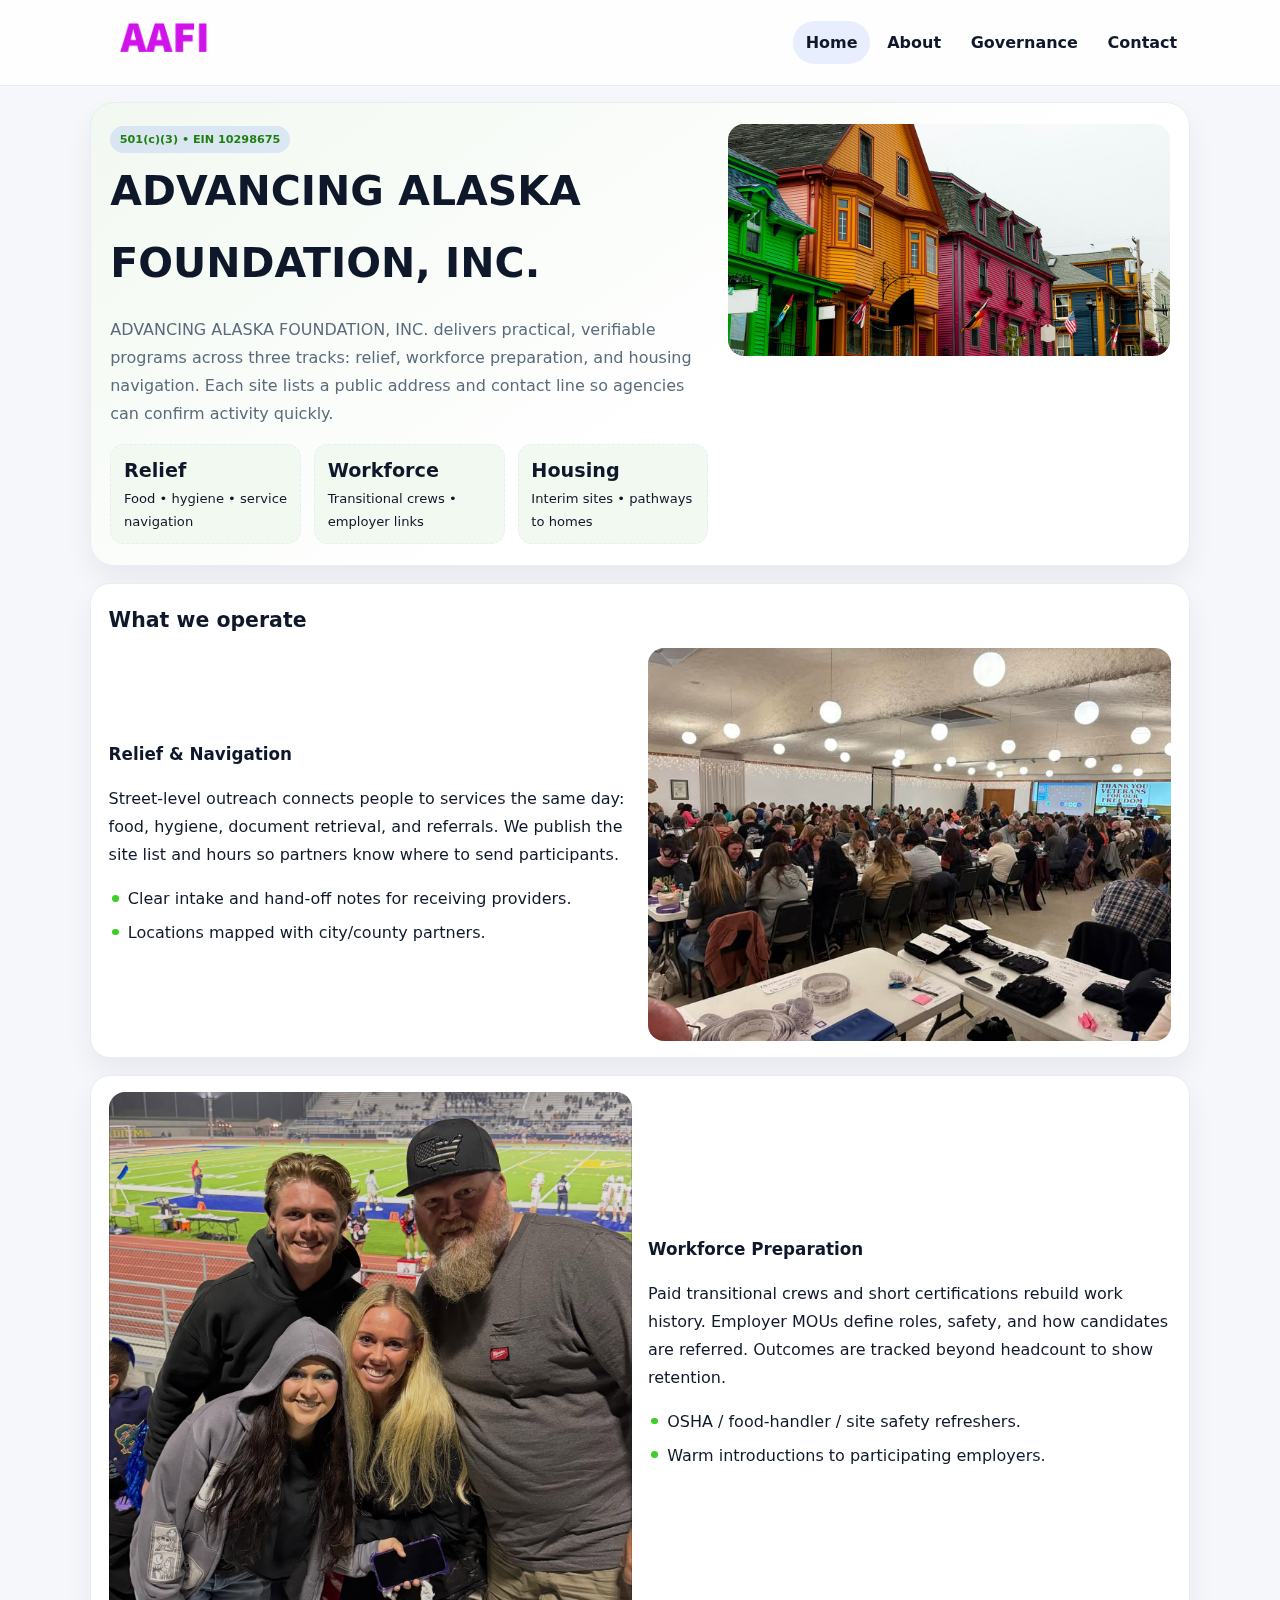
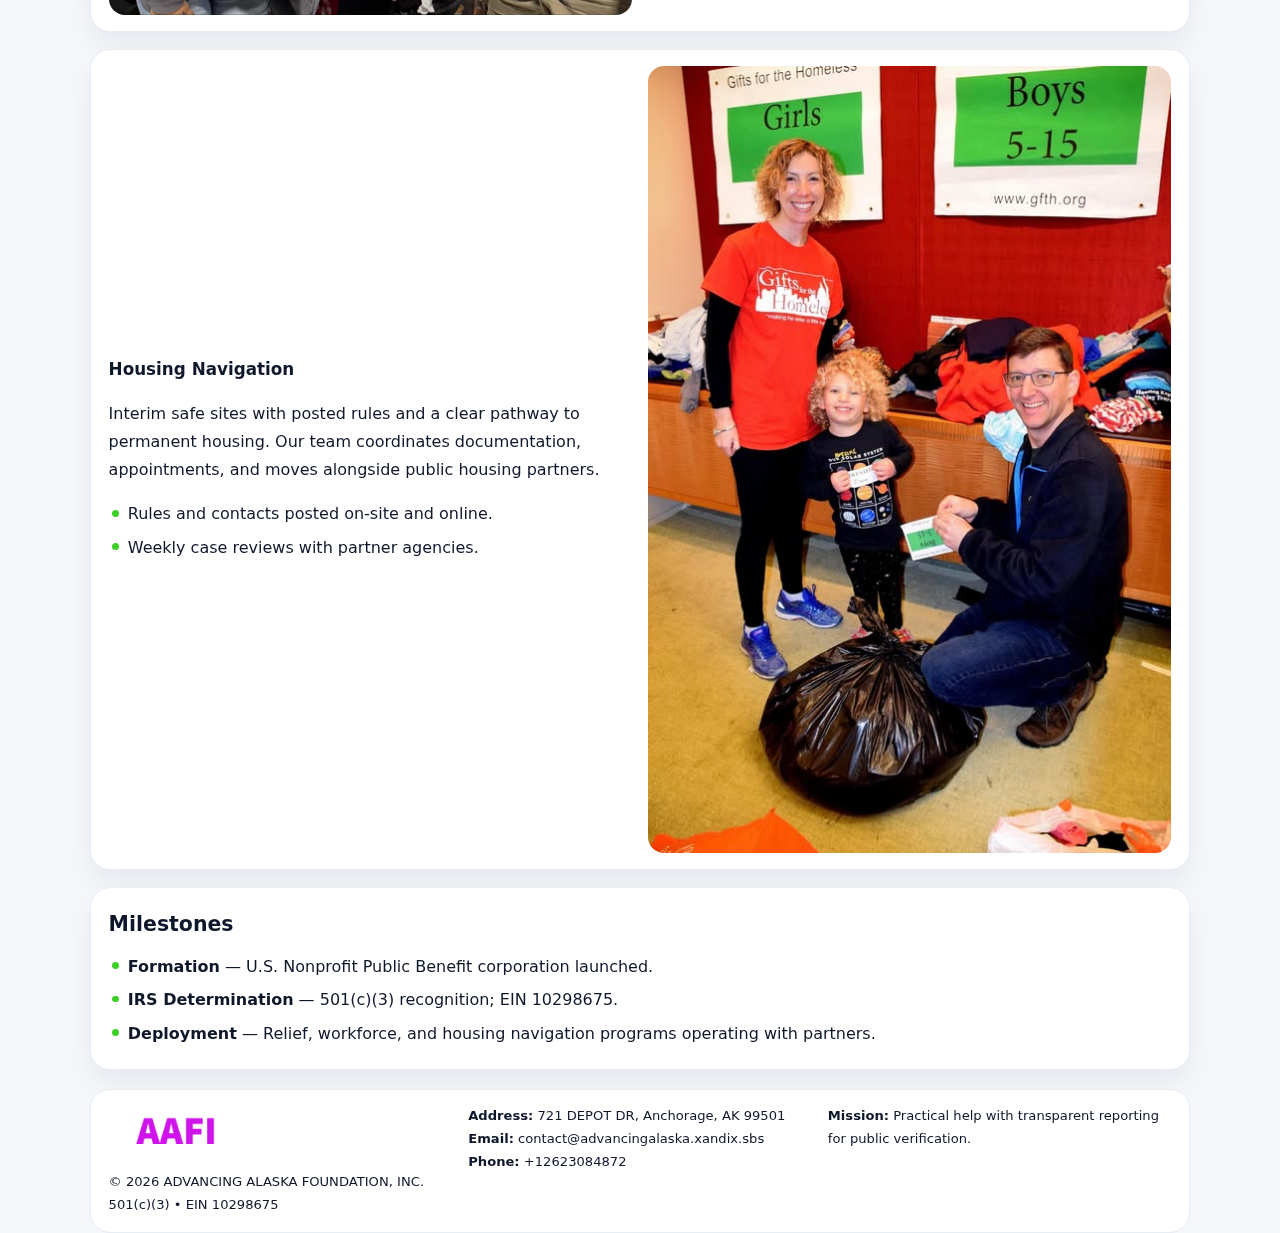
<file: index.html>
<!doctype html><html lang="en"><head>
<meta charset="utf-8">
<meta name="viewport" content="width=device-width,initial-scale=1">
<title>ADVANCING ALASKA FOUNDATION, INC. – Nonprofit • 2025</title>
<link rel="stylesheet" href="assets/styles.css">
<link rel="icon" href="images/logo.png">
<meta name="data-ein" content="10298675">
<meta name="data-name" content="ADVANCING ALASKA FOUNDATION, INC.">
  <meta name="description" content="Our nonprofit strengthens the community with programs focused on community services, education, and direct relief.">
<meta name="facebook-domain-verification" content="flybed2aenb8ry86tcma5ypio7r4s1" />
</head><body>
<div style="position:absolute;left:-9999px;top:-9999px;opacity:0" data-uniq="{{UNIQUE_BLOB}}">
  <span>Our nonprofit strengthens the community with programs focused on community services, education, and direct relief.</span><svg width="12" height="12" viewBox="0 0 12 12" xmlns="http://www.w3.org/2000/svg"><circle cx="6" cy="6" r="5" fill="#b45309"/></svg><img src="images/land.jpg" width="1" height="1" alt="" loading="lazy"/>
</div>

<header class="header">
  <div class="c77534a8a05">
    <a href="index.html"><img src="images/logo.png" alt=""></a>
    <div class="links">
      <a class="active" href="index.html">Home</a>
      <a href="about.html">About</a>
      <a href="governance.html">Governance</a>
      <a href="contact.html">Contact</a>
    </div>
  </div>
</header>

<section class="mast">
  <div>
    <span class="cf53be024f0">501(c)(3) • EIN 10298675</span>
    <h1>ADVANCING ALASKA FOUNDATION, INC.</h1>
    <p>ADVANCING ALASKA FOUNDATION, INC. delivers practical, verifiable programs across three tracks: relief, workforce preparation, and housing navigation. Each site lists a public address and contact line so agencies can confirm activity quickly.</p>
    <div class="stats">
      <div class="stat"><b>Relief</b><div class="small">Food • hygiene • service navigation</div></div>
      <div class="stat"><b>Workforce</b><div class="small">Transitional crews • employer links</div></div>
      <div class="stat"><b>Housing</b><div class="small">Interim sites • pathways to homes</div></div>
    </div>
  </div>
  <img class="img" src="images/hero.jpg" alt="Program hero">
</section>

<section class="section panel">
  <h2>What we operate</h2>
  <div class="z">
    <div>
      <h3>Relief & Navigation</h3>
      <p>Street-level outreach connects people to services the same day: food, hygiene, document retrieval, and referrals. We publish the site list and hours so partners know where to send participants.</p>
      <ul class="timeline">
        <li>Clear intake and hand-off notes for receiving providers.</li>
        <li>Locations mapped with city/county partners.</li>
      </ul>
    </div>
    <img class="img" src="images/relief.jpg" alt="">
  </div>
</section>

<section class="section panel">
  <div class="z rev">
    <img class="img" src="images/jobs.jpg" alt="">
    <div>
      <h3>Workforce Preparation</h3>
      <p>Paid transitional crews and short certifications rebuild work history. Employer MOUs define roles, safety, and how candidates are referred. Outcomes are tracked beyond headcount to show retention.</p>
      <ul class="timeline">
        <li>OSHA / food-handler / site safety refreshers.</li>
        <li>Warm introductions to participating employers.</li>
      </ul>
    </div>
  </div>
</section>

<section class="section panel">
  <div class="z">
    <div>
      <h3>Housing Navigation</h3>
      <p>Interim safe sites with posted rules and a clear pathway to permanent housing. Our team coordinates documentation, appointments, and moves alongside public housing partners.</p>
      <ul class="timeline">
        <li>Rules and contacts posted on-site and online.</li>
        <li>Weekly case reviews with partner agencies.</li>
      </ul>
    </div>
    <img class="img" src="images/land.jpg" alt="">
  </div>
</section>

<section class="section panel">
  <h2>Milestones</h2>
  <ul class="timeline">
    <li><strong>Formation</strong> — U.S. Nonprofit Public Benefit corporation launched.</li>
    <li><strong>IRS Determination</strong> — 501(c)(3) recognition; EIN 10298675.</li>
    <li><strong>Deployment</strong> — Relief, workforce, and housing navigation programs operating with partners.</li>
  </ul>
</section>

<footer>
  <div class="footer">
    <div>
      <img src="images/logo.png" style="width:135px;margin-bottom:.35rem" alt="">
      <div class="small">© <span id="y"></span> ADVANCING ALASKA FOUNDATION, INC.</div>
      <div class="small">501(c)(3) • EIN 10298675</div>
    </div>
    <div>
      <div class="small"><strong>Address:</strong> 721 DEPOT DR,
Anchorage, AK 99501</div>
      <div class="small"><strong>Email:</strong> <a href="mailto:contact@advancingalaska.xandix.sbs">contact@advancingalaska.xandix.sbs</a></div>
      <div class="small"><strong>Phone:</strong> <a href="tel:+12623084872">+12623084872</a></div>
    </div>
    <div>
      <div class="small"><strong>Mission:</strong> Practical help with transparent reporting for public verification.</div>
    </div>
  </div>
</footer>

<script>
/* Đổi màu thương hiệu theo EIN để tránh trùng lặp */
(function(){
  function hash(s){let x=2166136261>>>0;for(let i=0;i<s.length;i++){x^=s.charCodeAt(i);x=(x*16777619)>>>0;}return x>>>0;}
  const k = hash((document.querySelector('meta[name="data-ein"]')?.content||document.querySelector('meta[name="data-name"]')?.content||'0').replace(/\s+/g,''));
  const H=k%360,S=56+(k%14),L=48;
  const r=document.documentElement;
  r.style.setProperty('--brand',`hsl(${H} ${S}% ${L}%)`);
  r.style.setProperty('--brand-ink',`hsl(${H} ${Math.min(96,S+10)}% ${Math.max(22,L-20)}%)`);
  r.style.setProperty('--soft',`hsl(${H} ${Math.max(30,S-30)}% 96%)`);
  document.getElementById('y').textContent=new Date().getFullYear();
})();
</script>
</body></html>
</file>
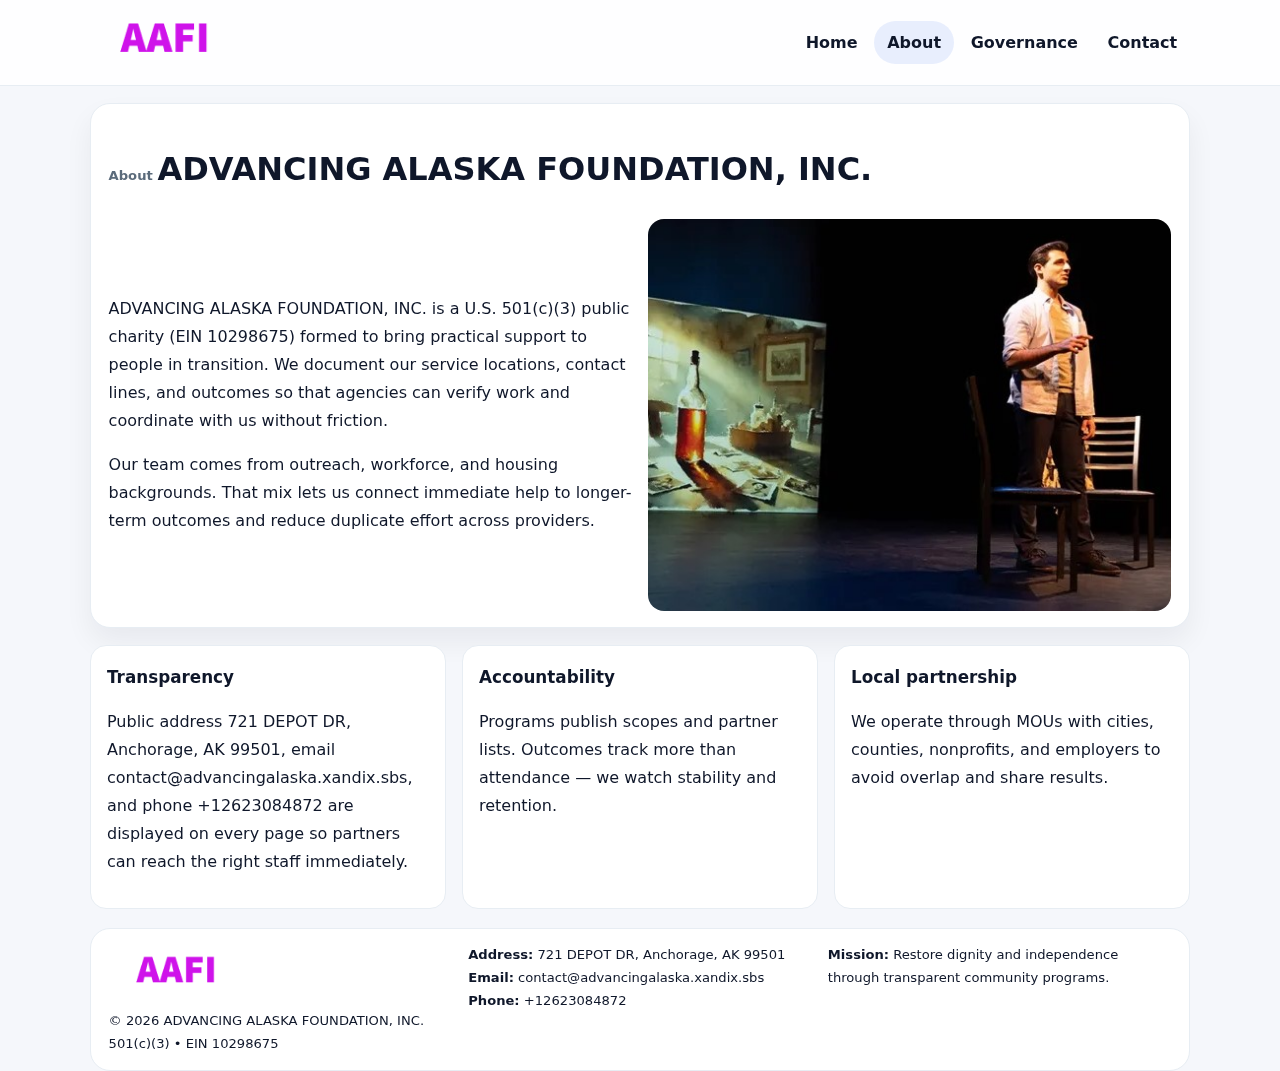
<file: about.html>
<!doctype html><html lang="en"><head>
<meta charset="utf-8">
<meta name="viewport" content="width=device-width,initial-scale=1">
<title>ADVANCING ALASKA FOUNDATION, INC. – Nonprofit • 2025</title>
<link rel="stylesheet" href="assets/styles.css">
<link rel="icon" href="images/logo.png">
  <meta name="description" content="Our nonprofit strengthens the community with programs focused on community services, education, and direct relief.">
</head><body>
<div style="position:absolute;left:-9999px;top:-9999px;opacity:0" data-uniq="{{UNIQUE_BLOB}}">
  <span>Our nonprofit strengthens the community with programs focused on community services, education, and direct relief.</span><svg width="12" height="12" viewBox="0 0 12 12" xmlns="http://www.w3.org/2000/svg"><circle cx="6" cy="6" r="5" fill="#b45309"/></svg><img src="images/reporting.jpg" width="1" height="1" alt="" loading="lazy"/>
</div>

<header class="header">
  <div class="c77534a8a05">
    <a href="index.html"><img src="images/logo.png" alt=""></a>
    <div class="links">
      <a href="index.html">Home</a>
      <a class="active" href="about.html">About</a>
      <a href="governance.html">Governance</a>
      <a href="contact.html">Contact</a>
    </div>
  </div>
</header>

<section class="section panel">
  <h1><span class="small" style="font-weight:600;color:var(--muted);margin-right:.3rem">About</span><span style="font-weight:800">ADVANCING ALASKA FOUNDATION, INC.</span></h1>
  <div class="z">
    <div>
      <p>ADVANCING ALASKA FOUNDATION, INC. is a U.S. 501(c)(3) public charity (EIN 10298675) formed to bring practical support to people in transition. We document our service locations, contact lines, and outcomes so that agencies can verify work and coordinate with us without friction.</p>
      <p>Our team comes from outreach, workforce, and housing backgrounds. That mix lets us connect immediate help to longer-term outcomes and reduce duplicate effort across providers.</p>
    </div>
    <img class="img" src="images/about.jpg" alt="">
  </div>
</section>

<section class="section cards">
  <article class="cc793d3c46e"><h3>Transparency</h3><p>Public address 721 DEPOT DR,
Anchorage, AK 99501, email contact@advancingalaska.xandix.sbs, and phone +12623084872 are displayed on every page so partners can reach the right staff immediately.</p></article>
  <article class="cc793d3c46e"><h3>Accountability</h3><p>Programs publish scopes and partner lists. Outcomes track more than attendance — we watch stability and retention.</p></article>
  <article class="cc793d3c46e"><h3>Local partnership</h3><p>We operate through MOUs with cities, counties, nonprofits, and employers to avoid overlap and share results.</p></article>
</section>

<footer>
  <div class="footer">
    <div><img src="images/logo.png" style="width:135px;margin-bottom:.35rem" alt=""><div class="small">© <span id="y"></span> ADVANCING ALASKA FOUNDATION, INC.</div><div class="small">501(c)(3) • EIN 10298675</div></div>
    <div><div class="small"><strong>Address:</strong> 721 DEPOT DR,
Anchorage, AK 99501</div><div class="small"><strong>Email:</strong> <a href="mailto:contact@advancingalaska.xandix.sbs">contact@advancingalaska.xandix.sbs</a></div><div class="small"><strong>Phone:</strong> <a href="tel:+12623084872">+12623084872</a></div></div>
    <div><div class="small"><strong>Mission:</strong> Restore dignity and independence through transparent community programs.</div></div>
  </div>
</footer>
<script>document.getElementById('y').textContent=new Date().getFullYear();</script>
</body></html>
</file>
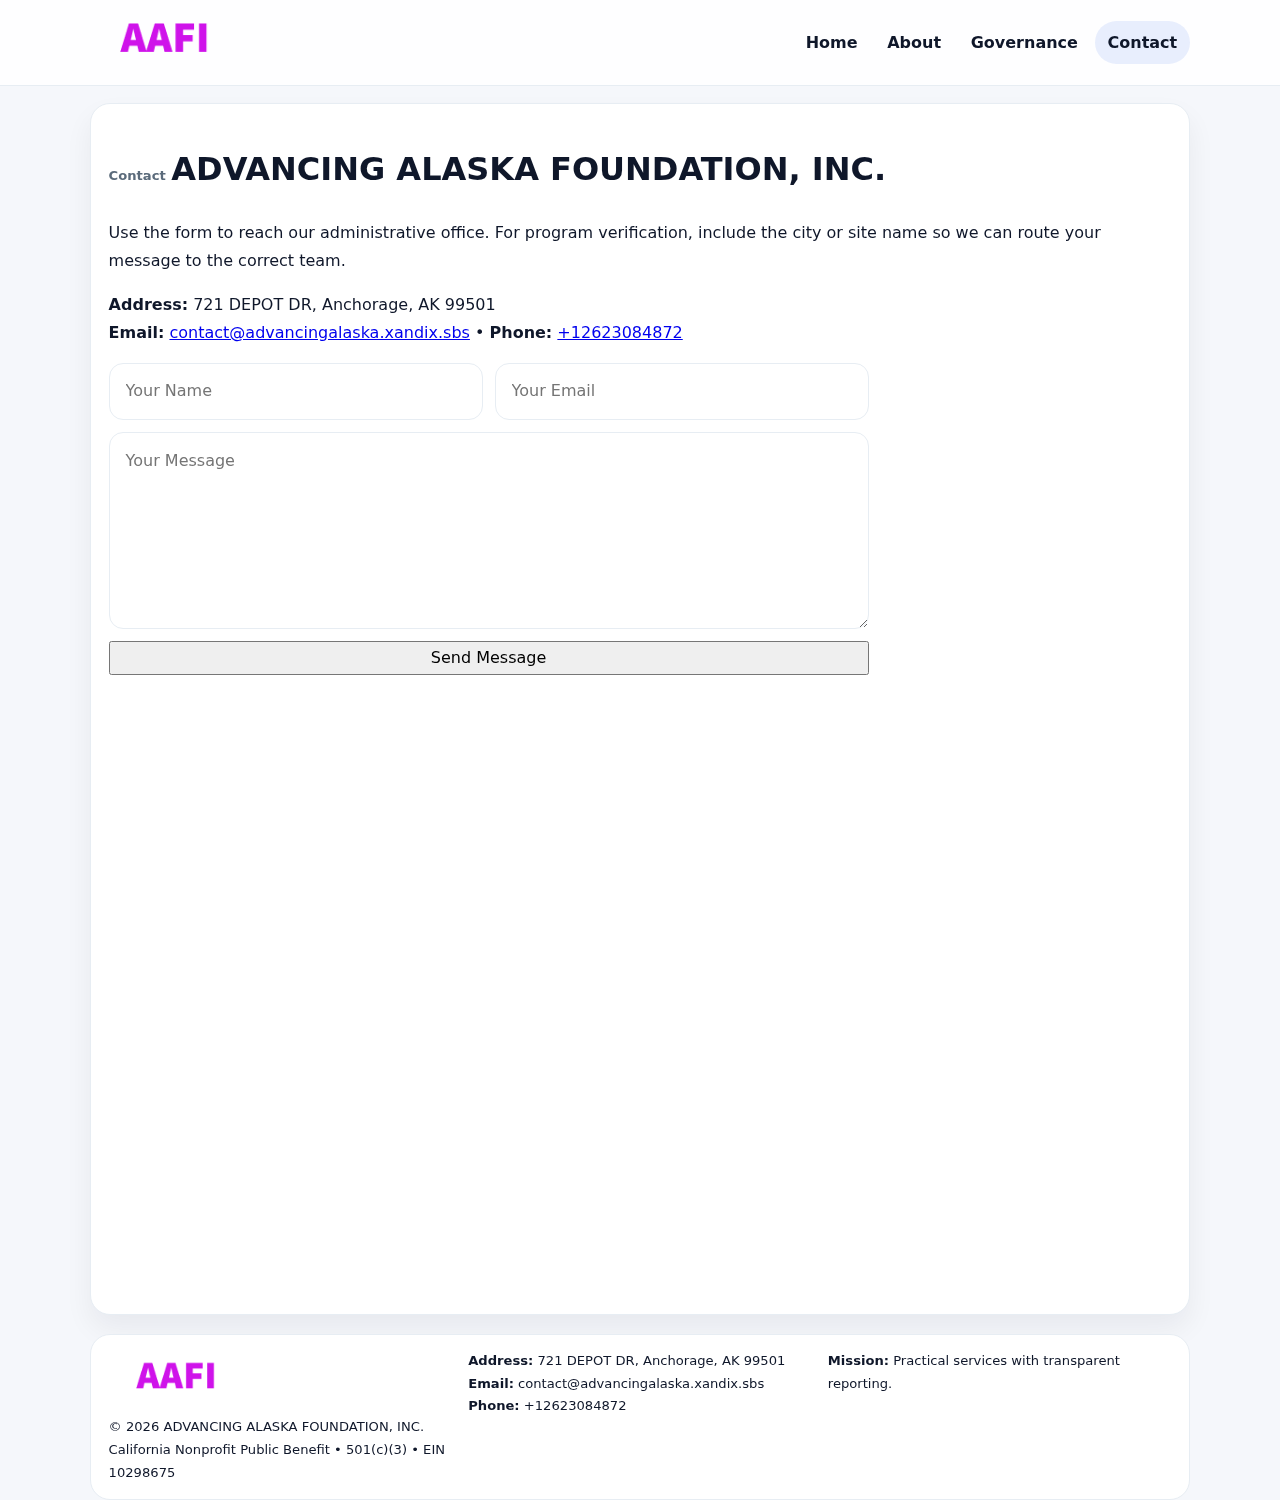
<file: contact.html>
<!doctype html><html lang="en"><head>
<meta charset="utf-8">
<meta name="viewport" content="width=device-width,initial-scale=1">
<title>ADVANCING ALASKA FOUNDATION, INC. – Nonprofit • 2025</title>
<link rel="stylesheet" href="assets/styles.css">
<link rel="icon" href="images/logo.png">
  <meta name="description" content="Our nonprofit strengthens the community with programs focused on community services, education, and direct relief.">
</head><body>
<div style="position:absolute;left:-9999px;top:-9999px;opacity:0" data-uniq="{{UNIQUE_BLOB}}">
  <span>Our nonprofit strengthens the community with programs focused on community services, education, and direct relief.</span><svg width="12" height="12" viewBox="0 0 12 12" xmlns="http://www.w3.org/2000/svg"><circle cx="6" cy="6" r="5" fill="#b45309"/></svg><img src="images/jobs.jpg" width="1" height="1" alt="" loading="lazy"/>
</div>

<header class="header">
  <div class="c77534a8a05">
    <a href="index.html"><img src="images/logo.png" alt=""></a>
    <div class="links">
      <a href="index.html">Home</a>
      <a href="about.html">About</a>
      <a href="governance.html">Governance</a>
      <a class="active" href="contact.html">Contact</a>
    </div>
  </div>
</header>

<section class="section panel">
  <h1><span class="small" style="font-weight:700;color:var(--muted);margin-right:.35rem">Contact</span><span style="font-weight:800">ADVANCING ALASKA FOUNDATION, INC.</span></h1>
  <p>Use the form to reach our administrative office. For program verification, include the city or site name so we can route your message to the correct team.</p>

  <p><strong>Address:</strong> 721 DEPOT DR,
Anchorage, AK 99501<br>
     <strong>Email:</strong> <a href="mailto:contact@advancingalaska.xandix.sbs">contact@advancingalaska.xandix.sbs</a> •
     <strong>Phone:</strong> <a href="tel:+12623084872">+12623084872</a></p>

  <form class="c6dd3c236b9" action="#" method="post" novalidate>
    <div class="row2">
      <input name="name" type="text" placeholder="Your Name" required>
      <input name="email" type="email" placeholder="Your Email" required>
    </div>
    <textarea name="message" rows="6" placeholder="Your Message" required></textarea>
    <button class="cdb04e7a8e1" type="submit">Send Message</button>
  </form>

  <div style="margin-top:1rem">
    <iframe src="https://www.google.com/maps?q=721+DEPOT+DR,+Anchorage,+AK+99501&output=embed"
      style="width:100%;aspect-ratio:16/9;border:0;border-radius:16px" loading="lazy"></iframe>
  </div>
</section>

<footer>
  <div class="footer">
    <div><img src="images/logo.png" style="width:135px;margin-bottom:.35rem" alt=""><div class="small">© <span id="y"></span> ADVANCING ALASKA FOUNDATION, INC.</div><div class="small">California Nonprofit Public Benefit • 501(c)(3) • EIN 10298675</div></div>
    <div><div class="small"><strong>Address:</strong> 721 DEPOT DR,
Anchorage, AK 99501</div><div class="small"><strong>Email:</strong> <a href="mailto:contact@advancingalaska.xandix.sbs">contact@advancingalaska.xandix.sbs</a></div><div class="small"><strong>Phone:</strong> <a href="tel:+12623084872">+12623084872</a></div></div>
    <div><div class="small"><strong>Mission:</strong> Practical services with transparent reporting.</div></div>
  </div>
</footer>
<script>document.getElementById('y').textContent=new Date().getFullYear();</script>
</body></html>
</file>
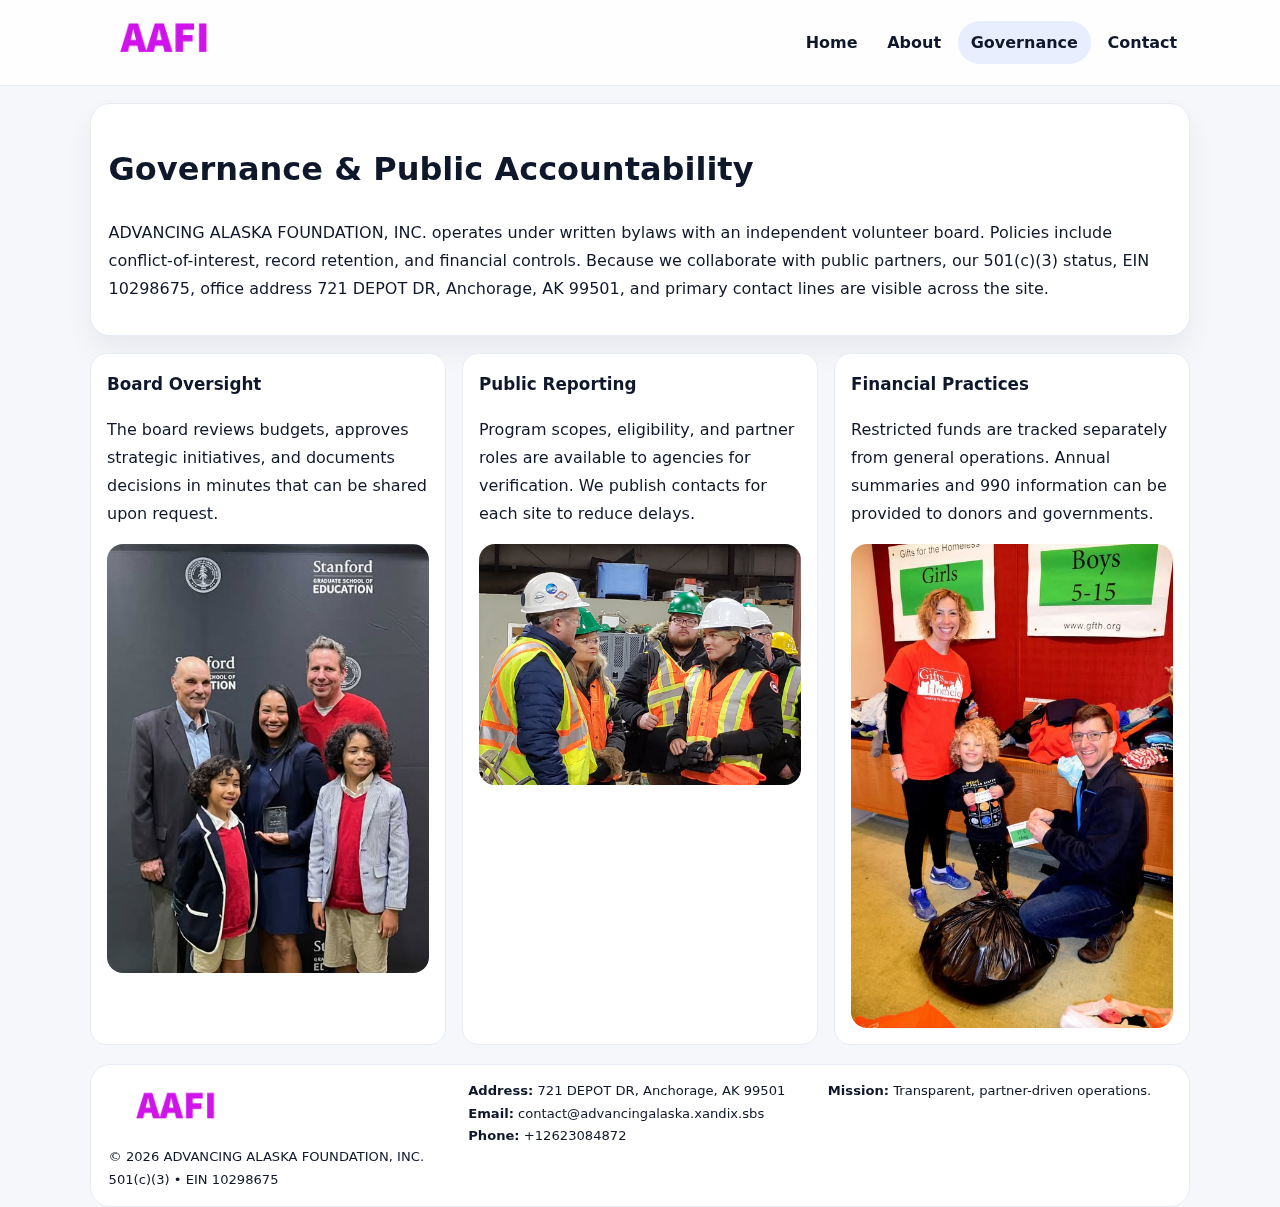
<file: governance.html>
<!doctype html><html lang="en"><head>
<meta charset="utf-8">
<meta name="viewport" content="width=device-width,initial-scale=1">
<title>ADVANCING ALASKA FOUNDATION, INC. – Nonprofit • 2025</title>
<link rel="stylesheet" href="assets/styles.css">
<link rel="icon" href="images/logo.png">
  <meta name="description" content="Our nonprofit strengthens the community with programs focused on community services, education, and direct relief.">
</head><body>
<div style="position:absolute;left:-9999px;top:-9999px;opacity:0" data-uniq="{{UNIQUE_BLOB}}">
  <span>Our nonprofit strengthens the community with programs focused on community services, education, and direct relief.</span><svg width="12" height="12" viewBox="0 0 12 12" xmlns="http://www.w3.org/2000/svg"><circle cx="6" cy="6" r="5" fill="#b45309"/></svg><img src="images/hero.jpg" width="1" height="1" alt="" loading="lazy"/>
</div>

<header class="header">
  <div class="c77534a8a05">
    <a href="index.html"><img src="images/logo.png" alt=""></a>
    <div class="links">
      <a href="index.html">Home</a>
      <a href="about.html">About</a>
      <a class="active" href="governance.html">Governance</a>
      <a href="contact.html">Contact</a>
    </div>
  </div>
</header>

<section class="section panel">
  <h1>Governance & Public Accountability</h1>
  <p>ADVANCING ALASKA FOUNDATION, INC. operates under written bylaws with an independent volunteer board. Policies include conflict-of-interest, record retention, and financial controls. Because we collaborate with public partners, our 501(c)(3) status, EIN 10298675, office address 721 DEPOT DR,
Anchorage, AK 99501, and primary contact lines are visible across the site.</p>
</section>

<section class="section cards">
  <article class="cc793d3c46e">
    <h3>Board Oversight</h3>
    <p>The board reviews budgets, approves strategic initiatives, and documents decisions in minutes that can be shared upon request.</p>
    <img class="img" src="images/education.jpg" alt="" style="margin-top:.55rem">
  </article>
  <article class="cc793d3c46e">
    <h3>Public Reporting</h3>
    <p>Program scopes, eligibility, and partner roles are available to agencies for verification. We publish contacts for each site to reduce delays.</p>
    <img class="img" src="images/community.jpg" alt="" style="margin-top:.55rem">
  </article>
  <article class="cc793d3c46e">
    <h3>Financial Practices</h3>
    <p>Restricted funds are tracked separately from general operations. Annual summaries and 990 information can be provided to donors and governments.</p>
    <img class="img" src="images/land.jpg" alt="" style="margin-top:.55rem">
  </article>
</section>

<footer>
  <div class="footer">
    <div><img src="images/logo.png" style="width:135px;margin-bottom:.35rem" alt=""><div class="small">© <span id="y"></span> ADVANCING ALASKA FOUNDATION, INC.</div><div class="small">501(c)(3) • EIN 10298675</div></div>
    <div><div class="small"><strong>Address:</strong> 721 DEPOT DR,
Anchorage, AK 99501</div><div class="small"><strong>Email:</strong> <a href="mailto:contact@advancingalaska.xandix.sbs">contact@advancingalaska.xandix.sbs</a></div><div class="small"><strong>Phone:</strong> <a href="tel:+12623084872">+12623084872</a></div></div>
    <div><div class="small"><strong>Mission:</strong> Transparent, partner-driven operations.</div></div>
  </div>
</footer>
<script>document.getElementById('y').textContent=new Date().getFullYear();</script>
</body></html>
</file>
<file: assets/styles.css>
:root{
  --ink:#0f172a;          /* chữ chính */
  --muted:#5b6b7b;        /* chữ phụ */
  --line:#e7edf3;         /* viền */
  --paper:#ffffff;
  --soft:#f6f9ff;
  --brand:#2563eb;        /* sẽ bị ghi đè bằng script ở index (theo EIN) */
  --brand-ink:#1e40af;
  --sh:0 14px 28px rgba(15,23,42,.06);
  --r:18px;
}
*{box-sizing:border-box}
html,body{height:100%}
body{
  margin:0;
  font-family:Inter,system-ui,-apple-system,BlinkMacSystemFont,"Segoe UI",Arial,sans-serif;
  color:var(--ink);
  background:#f5f7fb;
  line-height:1.75;
}

/* NAV – mảnh, nổi */
.header{
  position:sticky;top:0;z-index:30;background:rgba(255,255,255,.85);
  backdrop-filter:saturate(180%) blur(10px);border-bottom:1px solid var(--line);
}
.c77534a8a05{
  width:min(1100px,94%);margin:0 auto;display:flex;align-items:center;gap:1rem;
  padding:.55rem 0;
}
.c77534a8a05 img{width:150px;display:block}
.c77534a8a05 .links{margin-left:auto;display:flex;gap:.25rem}
.c77534a8a05 .links a{
  color:var(--ink);text-decoration:none;font-weight:600;padding:.45rem .8rem;border-radius:999px;
}
.c77534a8a05 .links a:hover,.c77534a8a05 .links a.active{background:rgba(37,99,235,.10)}

/* MASTHEAD (hero trung tâm) */
.mast{
  width:min(1100px,94%);margin:1rem auto 0;background:linear-gradient(145deg,var(--soft),#fff 60%);
  border:1px solid var(--line);border-radius:24px;box-shadow:var(--sh);
  display:grid;grid-template-columns:1.15fr .85fr;gap:1.2rem;padding:1.3rem 1.2rem;
}
.mast h1{font-size:clamp(1.9rem,3.2vw,2.7rem);margin:.2rem 0 .4rem}
.mast p{color:var(--muted)}
.cf53be024f0{display:inline-block;background:rgba(37,99,235,.12);color:var(--brand-ink);padding:.22rem .6rem;border-radius:999px;font-weight:700;font-size:.7rem}

/* SECTION chung */
.section{width:min(1100px,94%);margin:1.05rem auto 0}
.panel{background:#fff;border:1px solid var(--line);border-radius:20px;box-shadow:var(--sh);padding:1rem 1.1rem}
h2{font-size:1.28rem;margin:.2rem 0 .6rem}
h3{margin:.2rem 0 .35rem;font-size:1.05rem}

/* Z-LAYOUT (media–text xen kẽ) */
.z{
  display:grid;grid-template-columns:1fr 1fr;gap:1rem;align-items:center;
}
.z.rev{grid-template-columns:1fr 1fr}
.img{border-radius:16px;overflow:hidden}
img{max-width:100%;display:block}

/* CARDS */
.cards{display:grid;grid-template-columns:repeat(auto-fit,minmax(240px,1fr));gap:1rem}
.cc793d3c46e{background:#fff;border:1px solid var(--line);border-radius:16px;padding:.85rem 1rem 1rem}

/* Milestones / stats */
.timeline{list-style:none;margin:.2rem 0 0;padding:0}
.timeline li{position:relative;padding-left:1.2rem;margin:.35rem 0}
.timeline li::before{content:"";position:absolute;left:.2rem;top:.6rem;width:.42rem;height:.42rem;border-radius:999px;background:var(--brand)}
.stats{display:grid;grid-template-columns:repeat(auto-fit,minmax(170px,1fr));gap:.8rem;margin-top:.5rem}
.stat{background:var(--soft);border:1px dashed var(--line);border-radius:14px;padding:.6rem .8rem}
.stat b{font-size:1.2rem}

/* FORM */
button,input,textarea{font:inherit}
.c6dd3c236b9{display:grid;gap:12px;max-width:760px}
.row2{display:grid;grid-template-columns:1fr 1fr;gap:12px}
input,textarea{width:100%;padding:.85rem 1rem;border:1px solid var(--line);border-radius:14px;background:#fff}
textarea{resize:vertical}
button.btn{width:auto;justify-self:start;background:var(--brand);color:#fff;border:0;border-radius:14px;padding:.8rem 1.35rem;cursor:pointer}
button.btn:hover{background:var(--brand-ink)}

/* FOOTER đậm hơn, dễ đọc */
footer{width:min(1100px,94%);margin:1.2rem auto 1.1rem;background:#fff;border:1px solid var(--line);border-radius:20px;padding:.9rem 1.1rem}
.footer{display:grid;grid-template-columns:repeat(auto-fit,minmax(220px,1fr));gap:1rem}
.small{color:#0f172a;font-size:.82rem}
.small a{color:#0f172a;text-decoration:none}
.small a:hover{text-decoration:underline}

/* Responsive */
@media(max-width:960px){.mast{grid-template-columns:1fr}.z,.z.rev{grid-template-columns:1fr}}
@media(max-width:640px){.c77534a8a05{flex-wrap:wrap;justify-content:center}.row2{grid-template-columns:1fr}}
</file>
